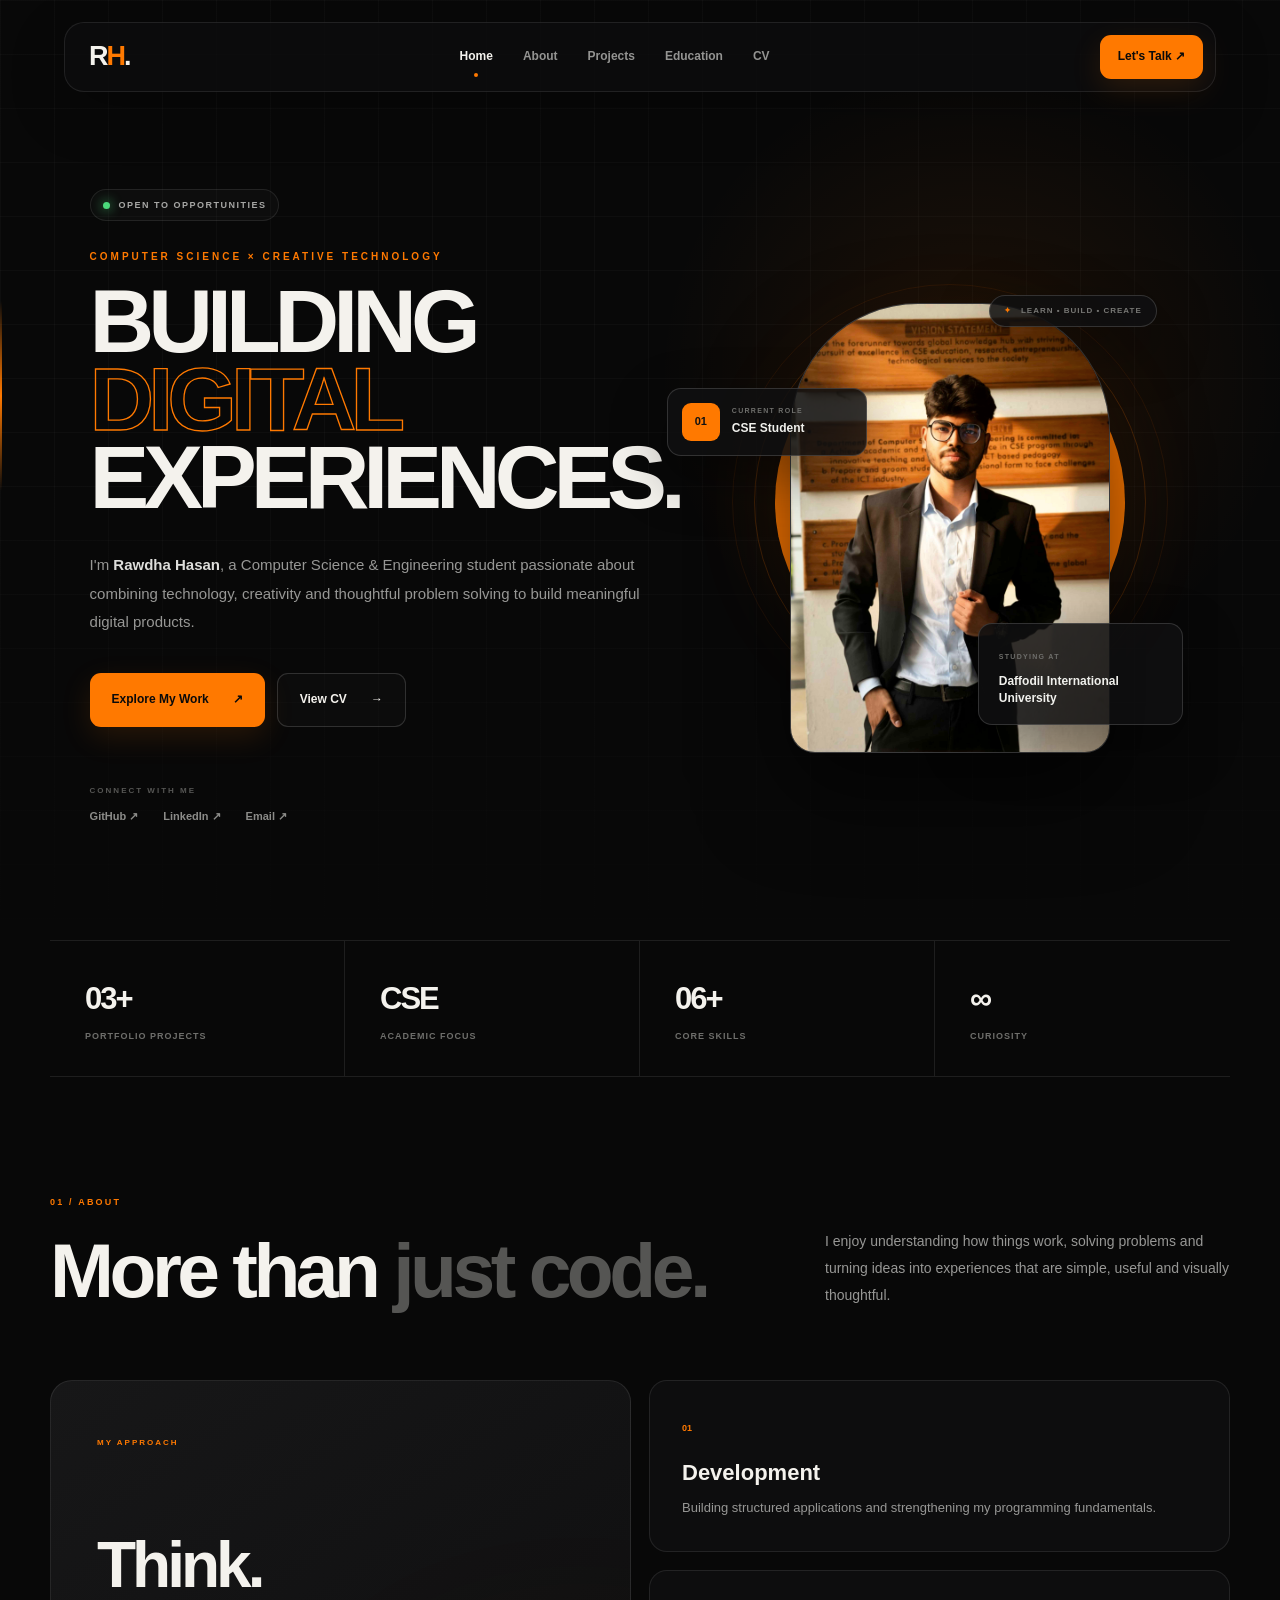
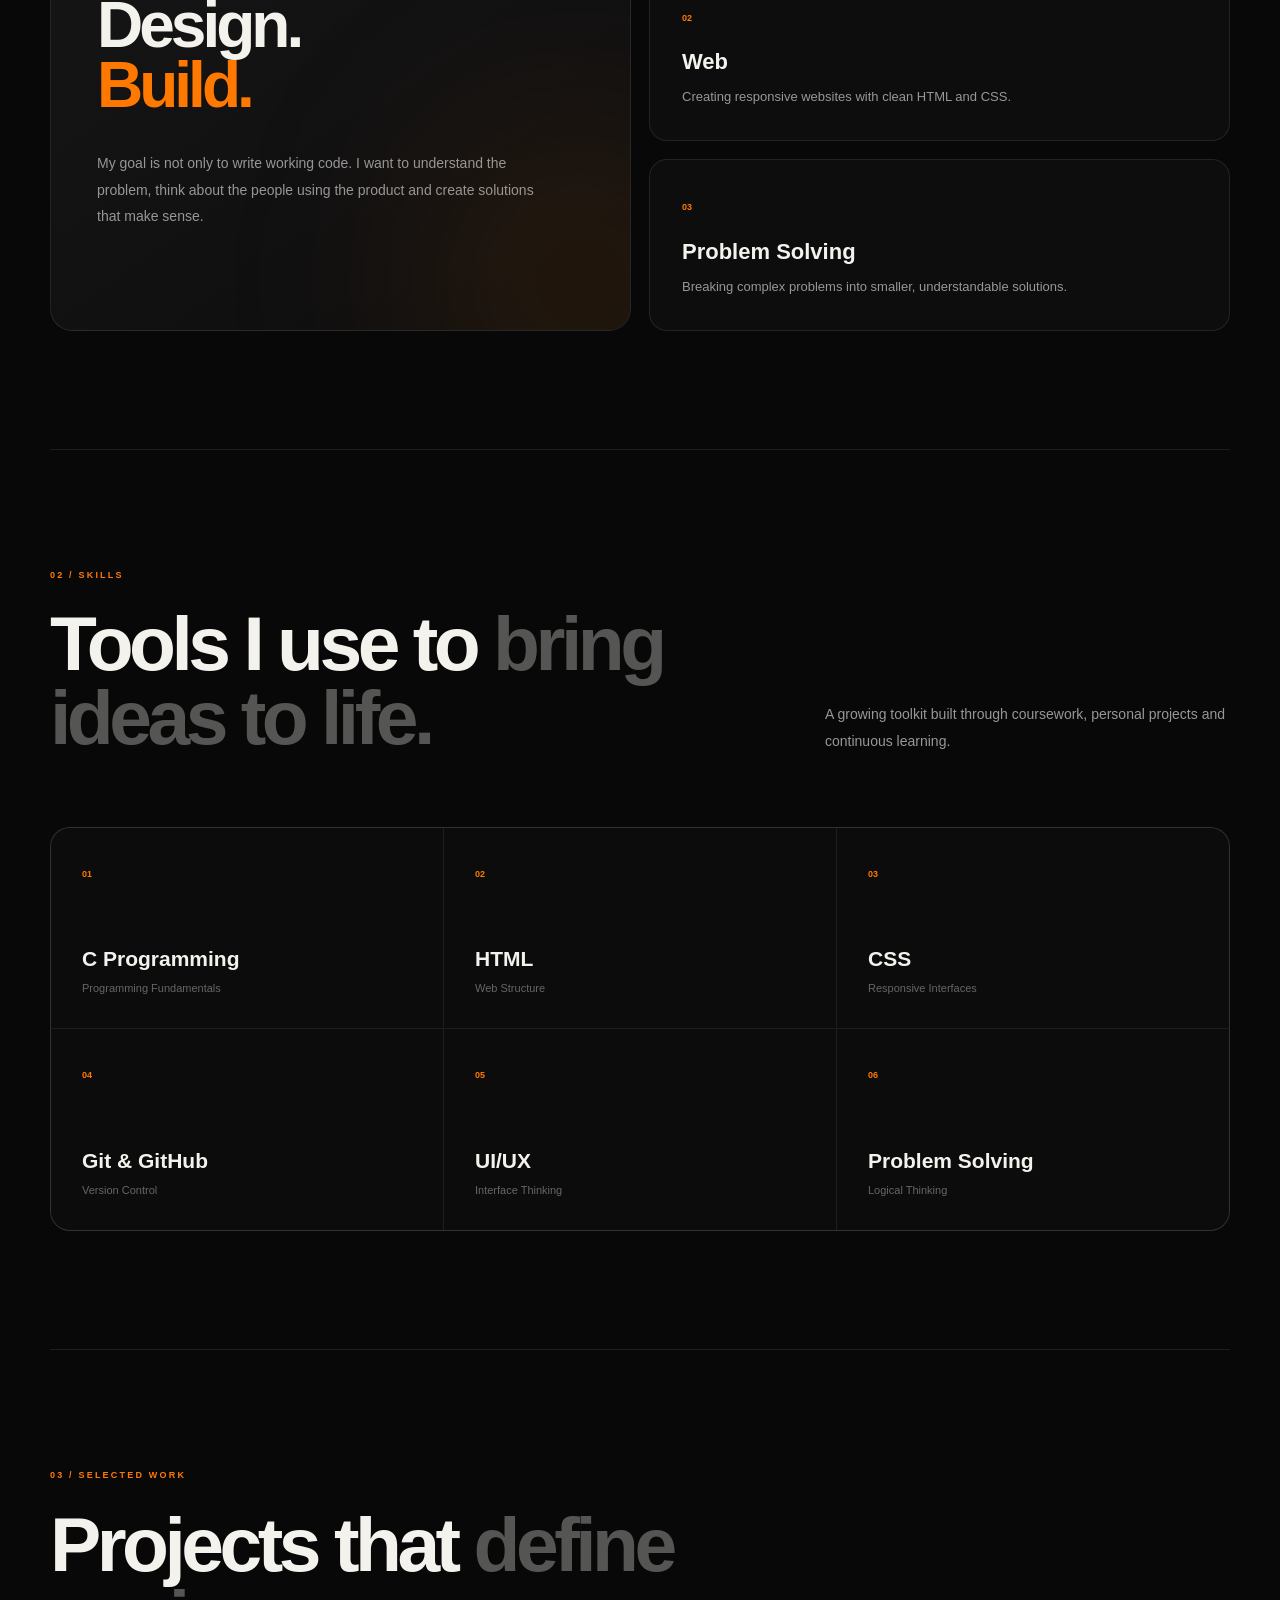
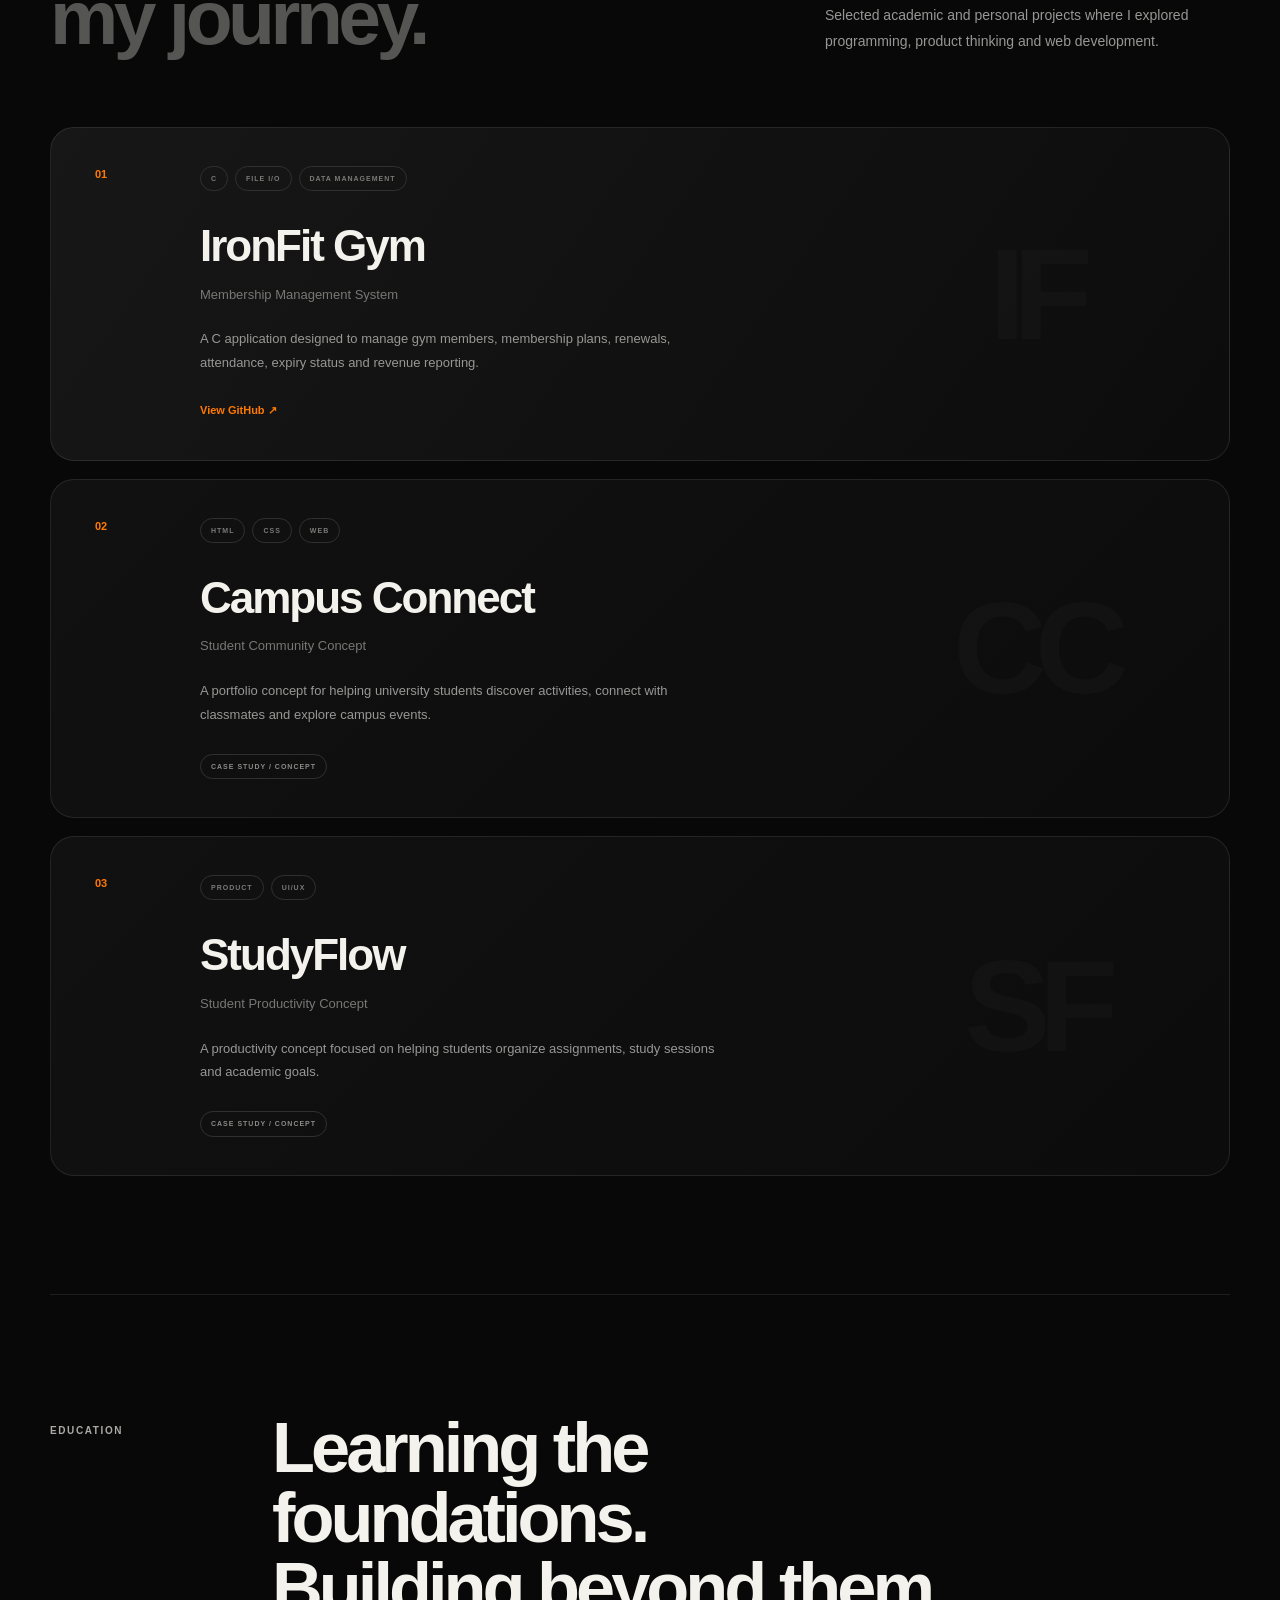
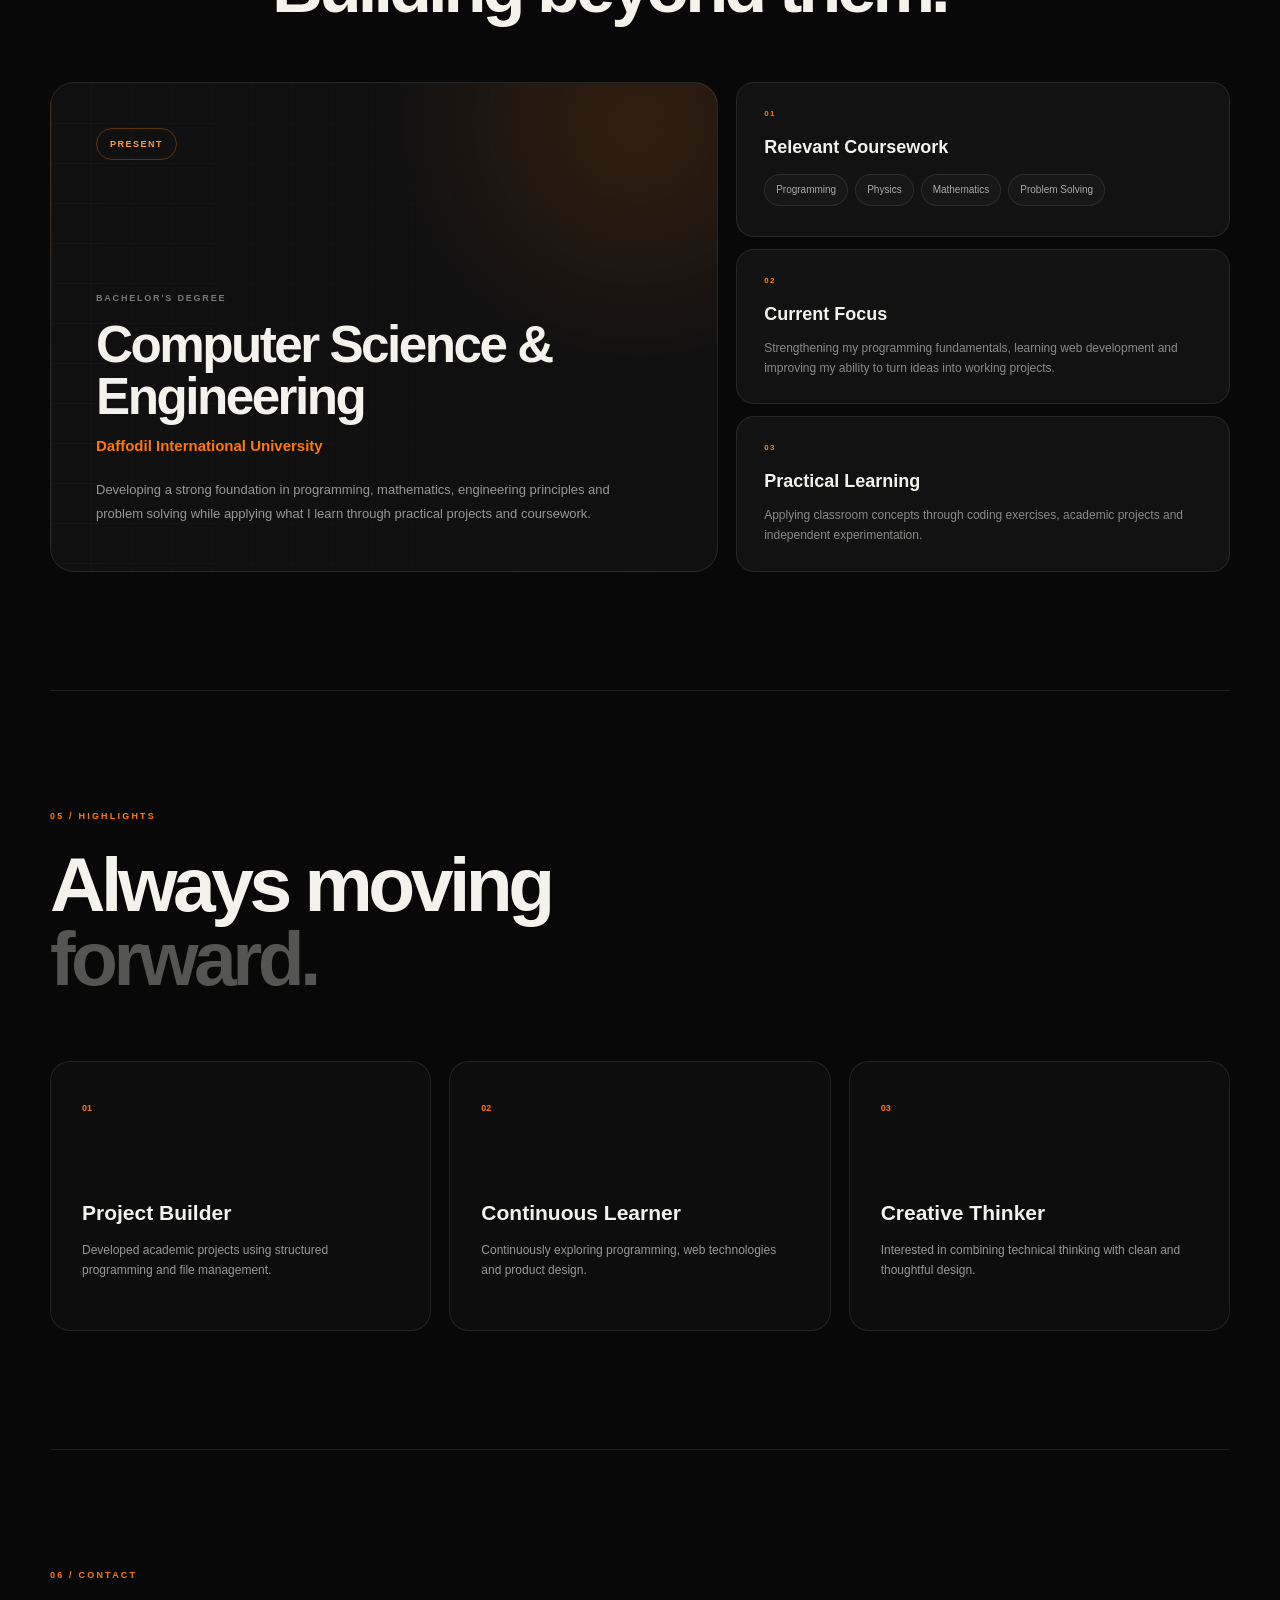
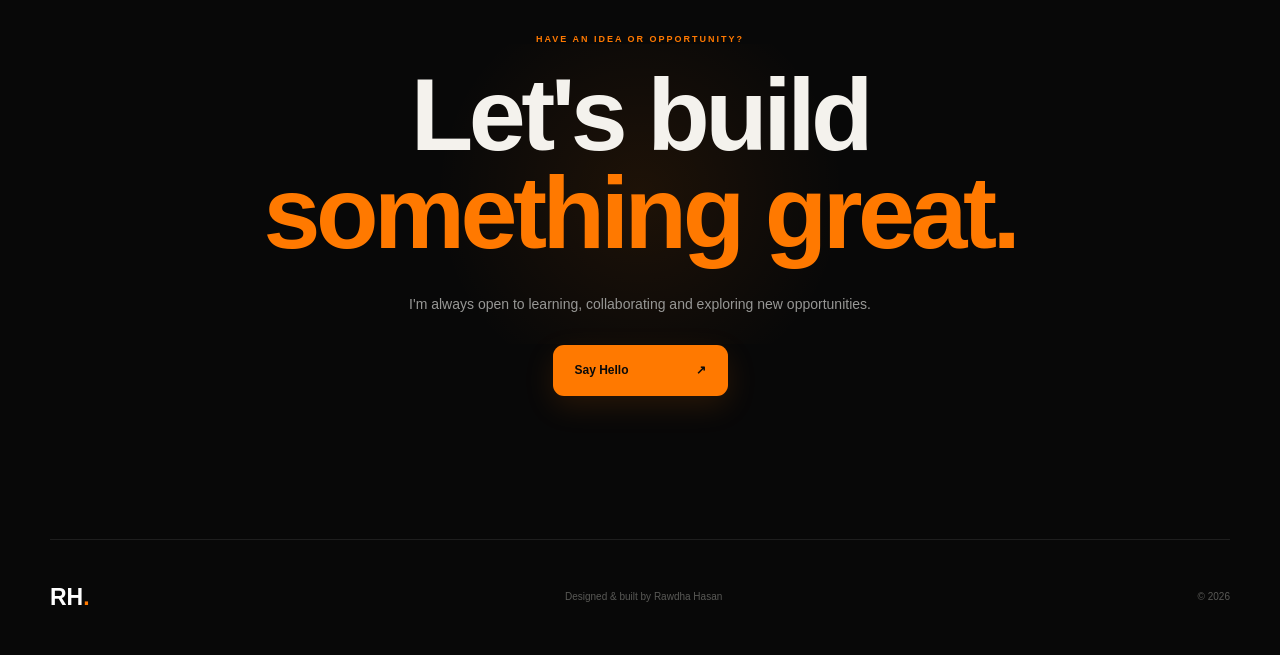
<file: index.html>
<!doctype html>
<html lang="en">
  <head>
    <meta charset="UTF-8" />
    <meta name="viewport" content="width=device-width, initial-scale=1.0" />

    <title>Rawdha Hasan | Portfolio</title>
    <meta
      name="description"
      content="Portfolio of Rawdha Hasan, Computer Science and Engineering student."
    />

    <link rel="stylesheet" href="style.css" />
  </head>

  <body>
    <!-- =========================
         NAVIGATION
    ========================== -->

    <header class="header">
      <nav class="navbar">
        <a href="#home" class="logo"> R<span>H</span>. </a>

        <div class="nav-links">
          <a href="#home" class="active">Home</a>
          <a href="#about">About</a>
          <a href="#projects">Projects</a>
          <a href="#education">Education</a>
          <a href="cv.html">CV</a>
        </div>

        <a href="#contact" class="nav-button"> Let's Talk ↗ </a>
      </nav>
    </header>

    <main>
      <!-- =========================
             HERO
        ========================== -->

      <section class="hero" id="home">
        <div class="hero-glow glow-one"></div>
        <div class="hero-glow glow-two"></div>

        <!-- LEFT SIDE -->

        <div class="hero-content">
          <div class="availability">
            <span></span>
            OPEN TO OPPORTUNITIES
          </div>

          <p class="eyebrow">COMPUTER SCIENCE × CREATIVE TECHNOLOGY</p>

          <h1>
            Building
            <span>digital</span>
            experiences.
          </h1>

          <p class="hero-description">
            I'm <strong>Rawdha Hasan</strong>, a Computer Science & Engineering
            student passionate about combining technology, creativity and
            thoughtful problem solving to build meaningful digital products.
          </p>

          <div class="hero-actions">
            <a href="#projects" class="button-primary">
              Explore My Work
              <span>↗</span>
            </a>

            <a href="cv.html" class="button-secondary">
              View CV
              <span>→</span>
            </a>
          </div>

          <div class="hero-socials">
            <p>CONNECT WITH ME</p>

            <div>
              <a
                href="https://github.com/Rawdhahasan"
                target="_blank"
                rel="noopener noreferrer"
                >GitHub ↗</a
              >
              <a
                href="https://www.linkedin.com/in/RawdhaHasan/"
                target="_blank"
                rel="noopener noreferrer"
              >
                LinkedIn ↗
              </a>
              <a href="mailto:rawdhahasan86@gmail.com">Email ↗</a>
            </div>
          </div>
        </div>

        <!-- RIGHT SIDE / PHOTO -->

        <div class="hero-visual">
          <div class="orange-circle"></div>

          <div class="photo-frame">
            <img src="images/profile.jpg" alt="Portrait of Rawdha Hasan" />
          </div>

          <div class="floating-card student-card">
            <div class="card-icon">01</div>

            <div>
              <span>CURRENT ROLE</span>
              <strong>CSE Student</strong>
            </div>
          </div>

          <div class="floating-card university-card">
            <span>STUDYING AT</span>

            <strong>
              Daffodil International
              <br />
              University
            </strong>
          </div>

          <div class="floating-tag">
            <span>✦</span>
            LEARN • BUILD • CREATE
          </div>
        </div>
      </section>

      <!-- =========================
             QUICK STATS
        ========================== -->

      <section class="stats">
        <div class="stat">
          <strong>03+</strong>
          <span>Portfolio Projects</span>
        </div>

        <div class="stat">
          <strong>CSE</strong>
          <span>Academic Focus</span>
        </div>

        <div class="stat">
          <strong>06+</strong>
          <span>Core Skills</span>
        </div>

        <div class="stat">
          <strong>∞</strong>
          <span>Curiosity</span>
        </div>
      </section>

      <!-- =========================
             ABOUT
        ========================== -->

      <section class="about section" id="about">
        <div class="section-heading">
          <div>
            <p class="section-number">01 / ABOUT</p>

            <h2>
              More than
              <span>just code.</span>
            </h2>
          </div>

          <p>
            I enjoy understanding how things work, solving problems and turning
            ideas into experiences that are simple, useful and visually
            thoughtful.
          </p>
        </div>

        <div class="about-grid">
          <div class="about-large-card">
            <span class="card-label"> MY APPROACH </span>

            <h3>
              Think.
              <br />
              Design.
              <br />
              <span>Build.</span>
            </h3>

            <p>
              My goal is not only to write working code. I want to understand
              the problem, think about the people using the product and create
              solutions that make sense.
            </p>
          </div>

          <div class="about-side">
            <div class="info-card">
              <span>01</span>

              <h3>Development</h3>

              <p>
                Building structured applications and strengthening my
                programming fundamentals.
              </p>
            </div>

            <div class="info-card">
              <span>02</span>

              <h3>Web</h3>

              <p>Creating responsive websites with clean HTML and CSS.</p>
            </div>

            <div class="info-card">
              <span>03</span>

              <h3>Problem Solving</h3>

              <p>
                Breaking complex problems into smaller, understandable
                solutions.
              </p>
            </div>
          </div>
        </div>
      </section>

      <!-- =========================
             SKILLS
        ========================== -->

      <section class="skills-section section">
        <p class="section-number">02 / SKILLS</p>

        <div class="skills-heading">
          <h2>
            Tools I use to
            <span>bring ideas to life.</span>
          </h2>

          <p>
            A growing toolkit built through coursework, personal projects and
            continuous learning.
          </p>
        </div>

        <div class="skill-grid">
          <div class="skill-card">
            <span>01</span>
            <h3>C Programming</h3>
            <p>Programming Fundamentals</p>
          </div>

          <div class="skill-card">
            <span>02</span>
            <h3>HTML</h3>
            <p>Web Structure</p>
          </div>

          <div class="skill-card">
            <span>03</span>
            <h3>CSS</h3>
            <p>Responsive Interfaces</p>
          </div>

          <div class="skill-card">
            <span>04</span>
            <h3>Git & GitHub</h3>
            <p>Version Control</p>
          </div>

          <div class="skill-card">
            <span>05</span>
            <h3>UI/UX</h3>
            <p>Interface Thinking</p>
          </div>

          <div class="skill-card">
            <span>06</span>
            <h3>Problem Solving</h3>
            <p>Logical Thinking</p>
          </div>
        </div>
      </section>

      <!-- =========================
             PROJECTS
        ========================== -->

      <section class="projects section" id="projects">
        <div class="projects-header">
          <div>
            <p class="section-number">03 / SELECTED WORK</p>

            <h2>
              Projects that
              <span>define my journey.</span>
            </h2>
          </div>

          <p>
            Selected academic and personal projects where I explored
            programming, product thinking and web development.
          </p>
        </div>

        <div class="project-list">
          <!-- PROJECT 1 -->

          <article class="project featured-project">
            <div class="project-number">01</div>

            <div class="project-content">
              <div class="project-tags">
                <span>C</span>
                <span>FILE I/O</span>
                <span>DATA MANAGEMENT</span>
              </div>

              <h3>IronFit Gym</h3>

              <h4>Membership Management System</h4>

              <p>
                A C application designed to manage gym members, membership
                plans, renewals, attendance, expiry status and revenue
                reporting.
              </p>

              <a
                href="https://github.com/Rawdhahasan"
                target="_blank"
                rel="noopener noreferrer"
                >View GitHub ↗</a
              >
            </div>

            <div class="project-decoration">IF</div>
          </article>

          <!-- PROJECT 2 -->

          <article class="project">
            <div class="project-number">02</div>

            <div class="project-content">
              <div class="project-tags">
                <span>HTML</span>
                <span>CSS</span>
                <span>WEB</span>
              </div>

              <h3>Campus Connect</h3>

              <h4>Student Community Concept</h4>

              <p>
                A portfolio concept for helping university students discover
                activities, connect with classmates and explore campus events.
              </p>

              <span class="project-status">CASE STUDY / CONCEPT</span>
            </div>

            <div class="project-decoration">CC</div>
          </article>

          <!-- PROJECT 3 -->

          <article class="project">
            <div class="project-number">03</div>

            <div class="project-content">
              <div class="project-tags">
                <span>PRODUCT</span>
                <span>UI/UX</span>
              </div>

              <h3>StudyFlow</h3>

              <h4>Student Productivity Concept</h4>

              <p>
                A productivity concept focused on helping students organize
                assignments, study sessions and academic goals.
              </p>

              <span class="project-status">CASE STUDY / CONCEPT</span>
            </div>

            <div class="project-decoration">SF</div>
          </article>
        </div>
      </section>

      <!-- EDUCATION -->

      <section class="education section" id="education">
        <div class="section-heading">
          <span>EDUCATION</span>
          <h2>Learning the foundations.<br />Building beyond them.</h2>
        </div>

        <div class="education-wrapper">
          <!-- MAIN EDUCATION -->

          <div class="education-main">
            <div class="education-year">PRESENT</div>

            <div class="education-info">
              <span class="education-type"> BACHELOR'S DEGREE </span>

              <h3>Computer Science & Engineering</h3>

              <h4>Daffodil International University</h4>

              <p>
                Developing a strong foundation in programming, mathematics,
                engineering principles and problem solving while applying what I
                learn through practical projects and coursework.
              </p>
            </div>
          </div>

          <!-- EDUCATION DETAILS -->

          <div class="education-details">
            <div class="education-detail-card">
              <span>01</span>

              <h4>Relevant Coursework</h4>

              <div class="education-tags">
                <span>Programming</span>
                <span>Physics</span>
                <span>Mathematics</span>
                <span>Problem Solving</span>
              </div>
            </div>

            <div class="education-detail-card">
              <span>02</span>

              <h4>Current Focus</h4>

              <p>
                Strengthening my programming fundamentals, learning web
                development and improving my ability to turn ideas into working
                projects.
              </p>
            </div>

            <div class="education-detail-card">
              <span>03</span>

              <h4>Practical Learning</h4>

              <p>
                Applying classroom concepts through coding exercises, academic
                projects and independent experimentation.
              </p>
            </div>
          </div>
        </div>
      </section>

      <!-- =========================
             ACHIEVEMENTS
        ========================== -->

      <section class="achievements section">
        <p class="section-number">05 / HIGHLIGHTS</p>

        <h2>
          Always moving
          <span>forward.</span>
        </h2>

        <div class="achievement-grid">
          <div>
            <span>01</span>
            <h3>Project Builder</h3>
            <p>
              Developed academic projects using structured programming and file
              management.
            </p>
          </div>

          <div>
            <span>02</span>
            <h3>Continuous Learner</h3>
            <p>
              Continuously exploring programming, web technologies and product
              design.
            </p>
          </div>

          <div>
            <span>03</span>
            <h3>Creative Thinker</h3>
            <p>
              Interested in combining technical thinking with clean and
              thoughtful design.
            </p>
          </div>
        </div>
      </section>

      <!-- =========================
             CONTACT
        ========================== -->

      <section class="contact section" id="contact">
        <p class="section-number">06 / CONTACT</p>

        <div class="contact-content">
          <p class="contact-small">HAVE AN IDEA OR OPPORTUNITY?</p>

          <h2>
            Let's build
            <span>something great.</span>
          </h2>

          <p class="contact-description">
            I'm always open to learning, collaborating and exploring new
            opportunities.
          </p>

          <a href="mailto:rawdhahasan86@gmail.com" class="contact-button">
            Say Hello
            <span>↗</span>
          </a>
        </div>
      </section>
    </main>

    <!-- =========================
         FOOTER
    ========================== -->

    <footer>
      <div class="footer-logo">RH<span>.</span></div>

      <p>Designed & built by Rawdha Hasan</p>

      <p>© 2026</p>
    </footer>
  </body>
</html>
</file>
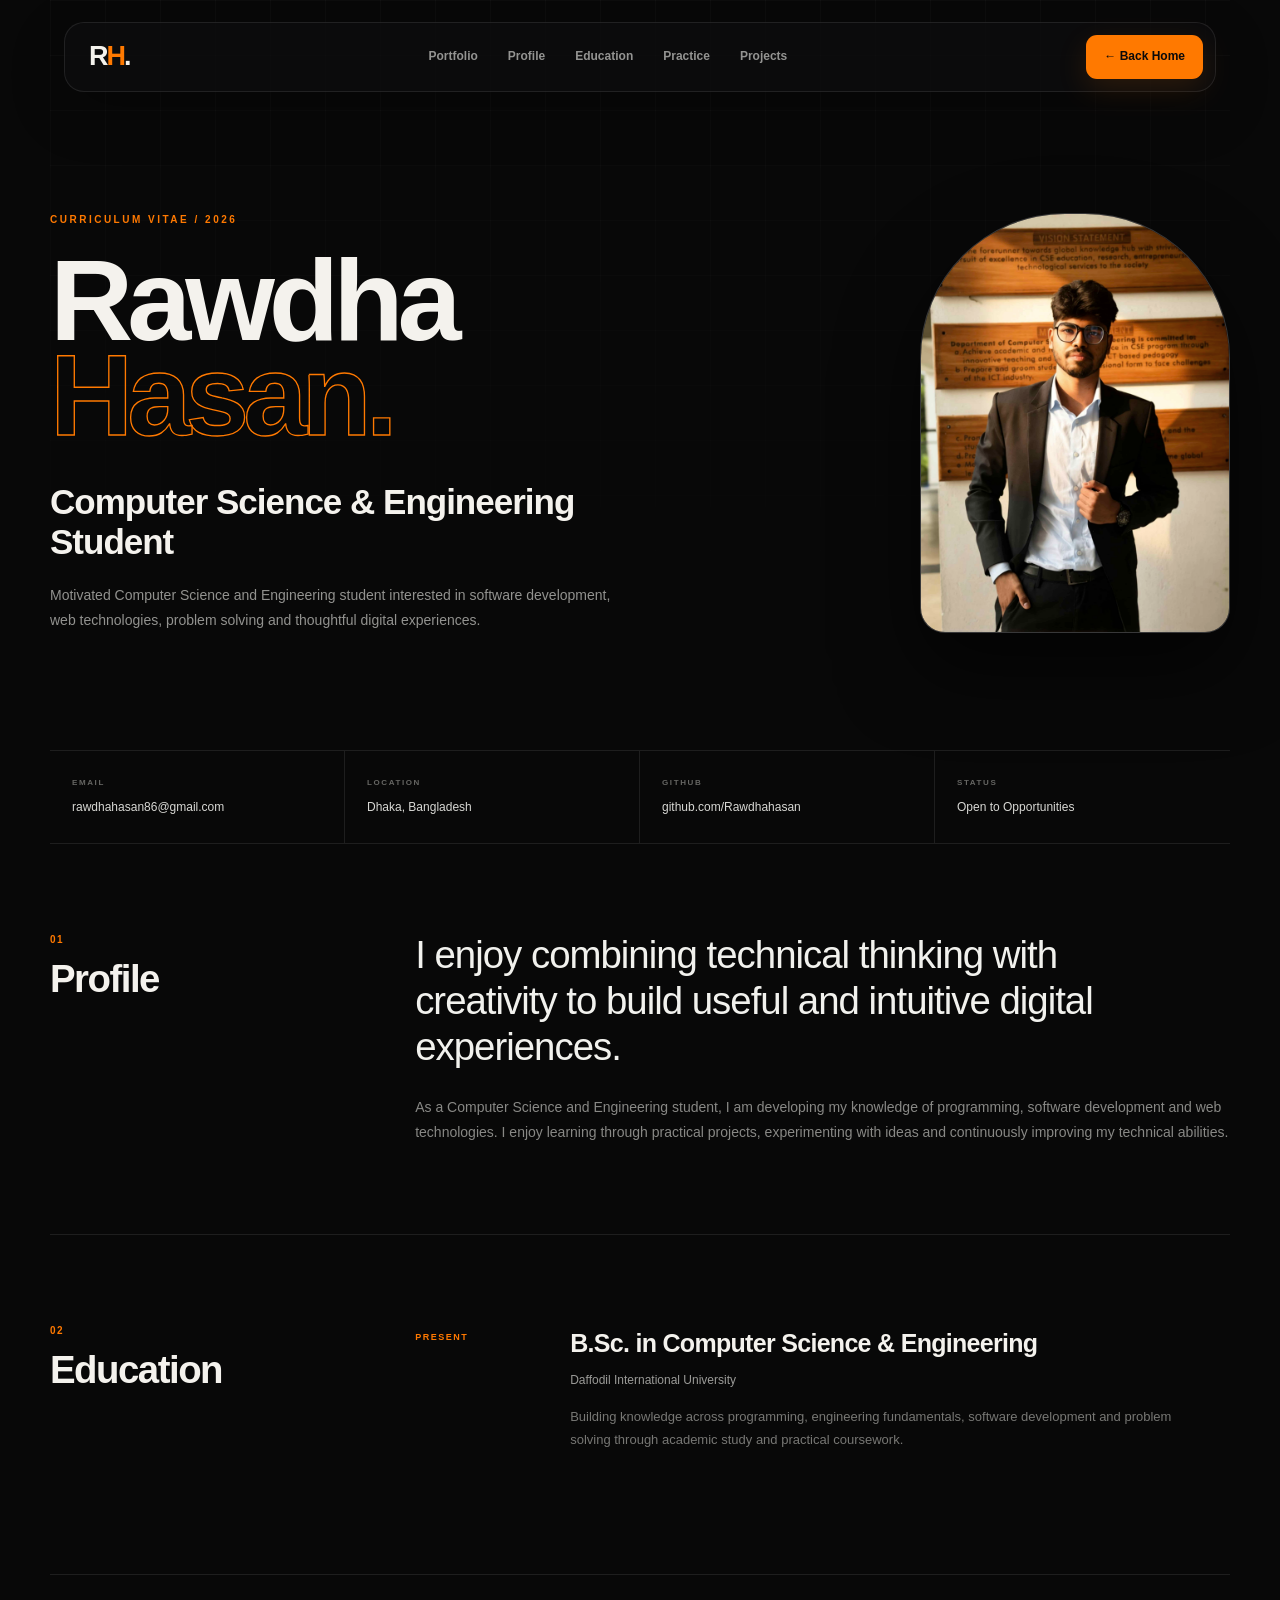
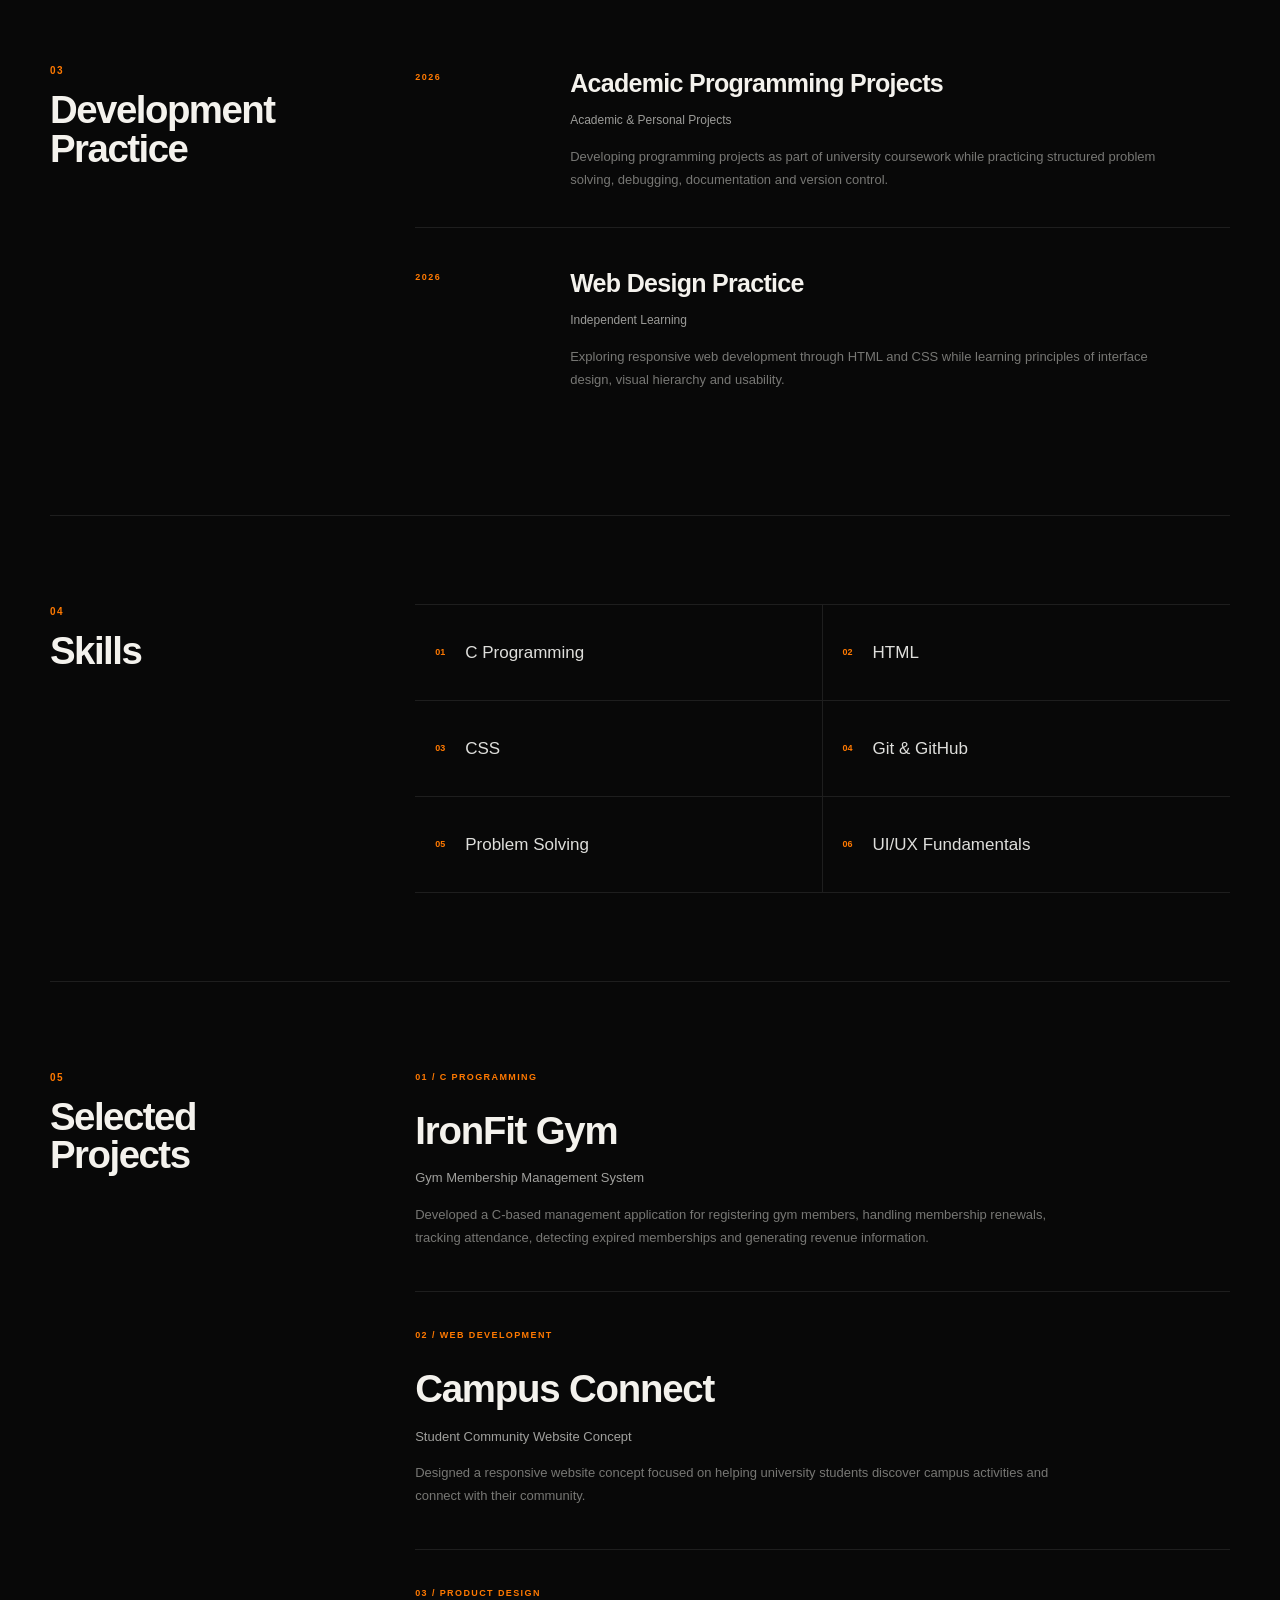
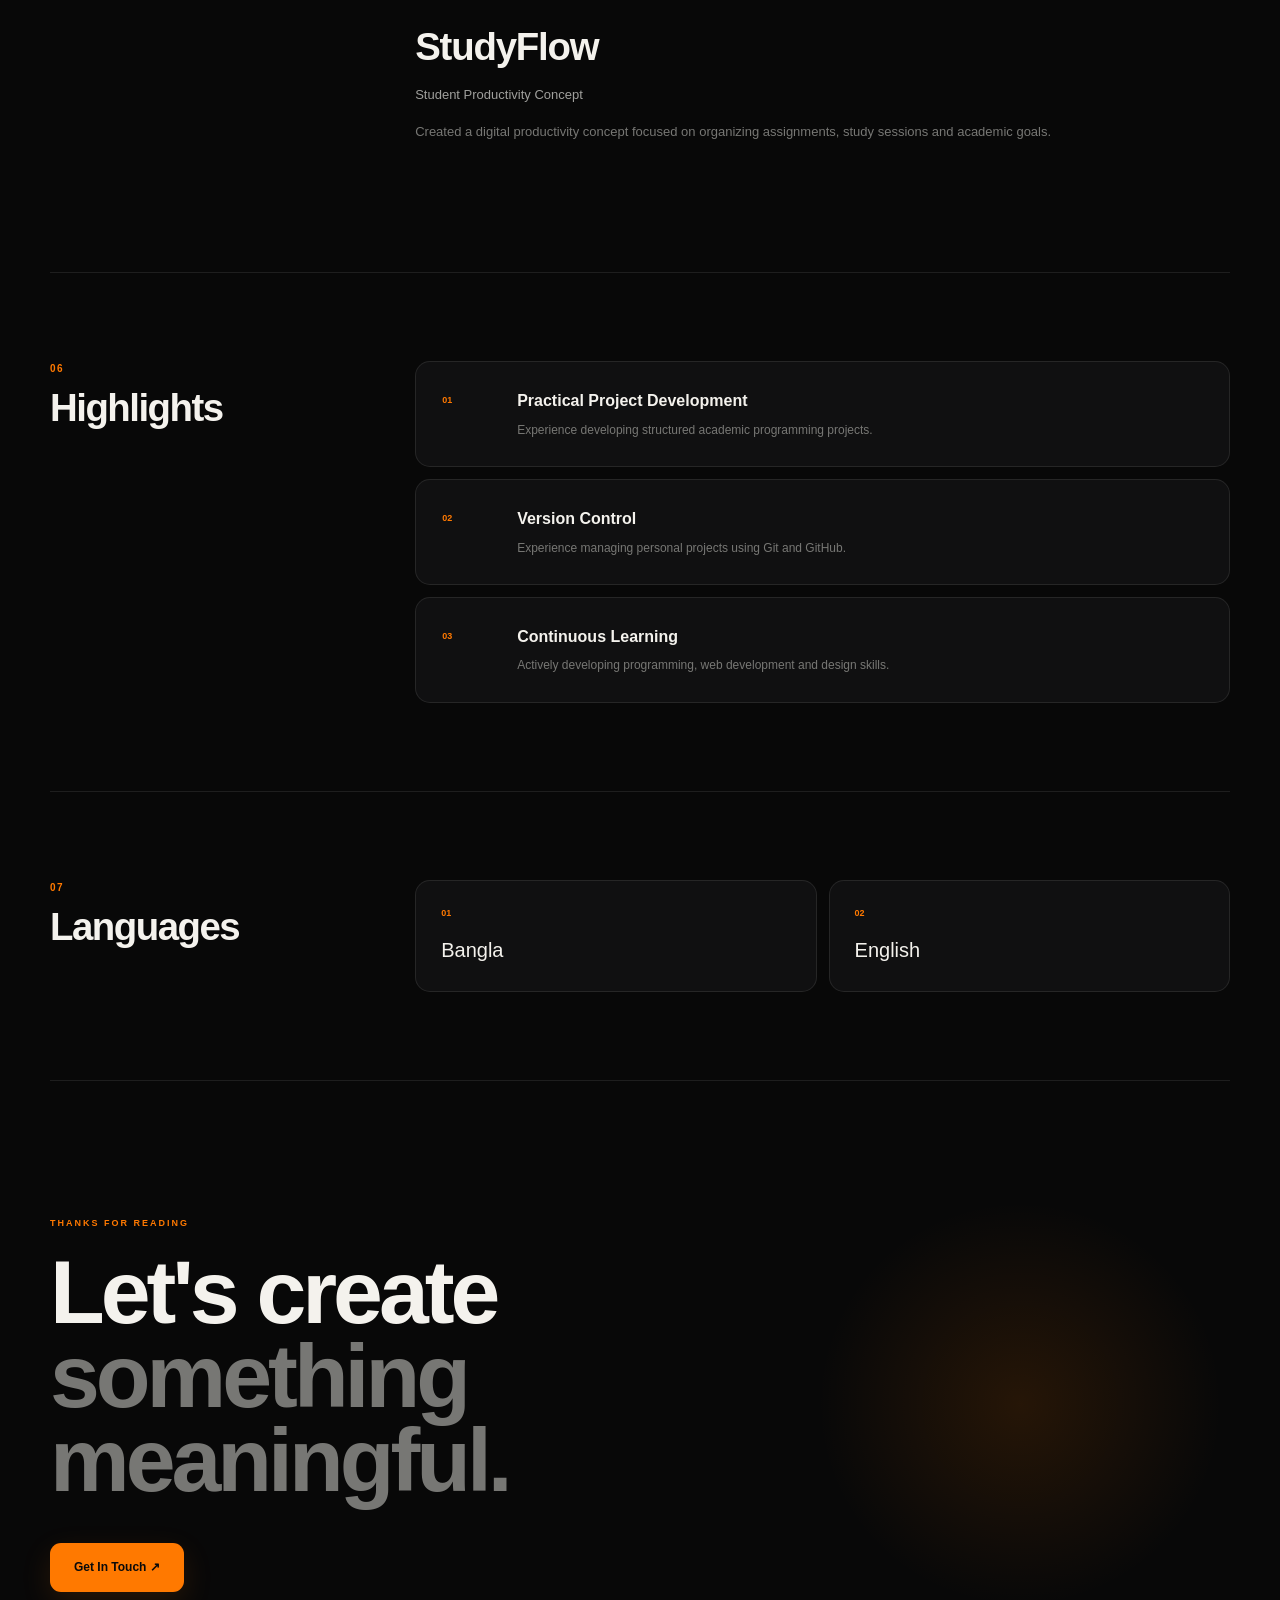
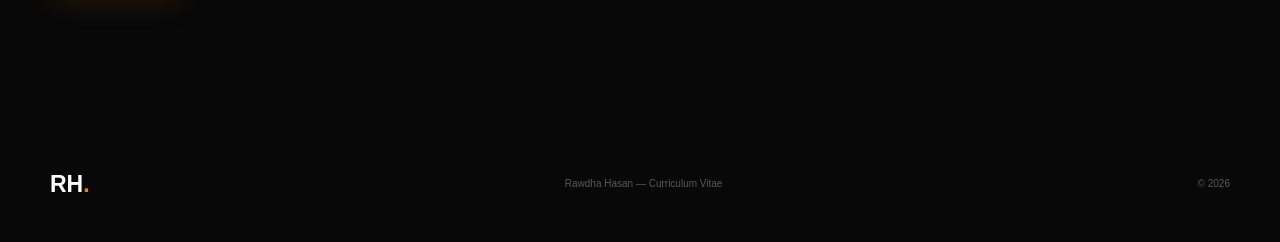
<file: cv.html>
<!DOCTYPE html>
<html lang="en">

<head>
    <meta charset="UTF-8">
    <meta name="viewport" content="width=device-width, initial-scale=1.0">

    <title>Rawdha Hasan | CV</title>

    <link rel="stylesheet" href="style.css">
</head>

<body class="cv-page">

    <!-- NAVIGATION -->

    <header class="header">
        <nav class="navbar">

            <a href="index.html" class="logo">
                R<span>H</span>.
            </a>

            <div class="nav-links">
                <a href="index.html">Portfolio</a>
                <a href="#profile">Profile</a>
                <a href="#education-cv">Education</a>
                <a href="#experience">Practice</a>
                <a href="#cv-projects">Projects</a>
            </div>

            <a href="index.html" class="nav-button">
                ← Back Home
            </a>

        </nav>
    </header>


    <main class="cv-container">

        <!-- CV HERO -->

        <section class="cv-hero">

            <div class="cv-hero-left">

                <p class="cv-label">
                    CURRICULUM VITAE / 2026
                </p>

                <h1>
                    Rawdha
                    <span>Hasan.</span>
                </h1>

                <h2>
                    Computer Science &
                    Engineering Student
                </h2>

                <p>
                    Motivated Computer Science and Engineering student
                    interested in software development, web technologies,
                    problem solving and thoughtful digital experiences.
                </p>

            </div>


            <div class="cv-profile-photo">

                <img
                    src="images/profile.jpg"
                    alt="Rawdha Hasan">

            </div>

        </section>


        <!-- CONTACT STRIP -->

        <section class="cv-contact-strip">

            <div>
                <span>EMAIL</span>
                <p><a href="mailto:rawdhahasan86@gmail.com">rawdhahasan86@gmail.com</a></p>
            </div>

            <div>
                <span>LOCATION</span>
                <p>Dhaka, Bangladesh</p>
            </div>

            <div>
                <span>GITHUB</span>
                <p><a href="https://github.com/Rawdhahasan" target="_blank" rel="noopener noreferrer">github.com/Rawdhahasan</a></p>
            </div>

            <div>
                <span>STATUS</span>
                <p>Open to Opportunities</p>
            </div>

        </section>


        <!-- PROFILE -->

        <section class="cv-section" id="profile">

            <div class="cv-section-title">

                <span>01</span>

                <h2>
                    Profile
                </h2>

            </div>


            <div class="cv-section-content">

                <p class="cv-large-text">
                    I enjoy combining technical thinking with
                    creativity to build useful and intuitive
                    digital experiences.
                </p>

                <p>
                    As a Computer Science and Engineering student,
                    I am developing my knowledge of programming,
                    software development and web technologies.
                    I enjoy learning through practical projects,
                    experimenting with ideas and continuously
                    improving my technical abilities.
                </p>

            </div>

        </section>


        <!-- EDUCATION -->

        <section class="cv-section" id="education-cv">

            <div class="cv-section-title">

                <span>02</span>

                <h2>
                    Education
                </h2>

            </div>


            <div class="cv-section-content">

                <article class="cv-entry">

                    <div class="cv-date">
                        PRESENT
                    </div>

                    <div>

                        <h3>
                            B.Sc. in Computer Science
                            & Engineering
                        </h3>

                        <h4>
                            Daffodil International University
                        </h4>

                        <p>
                            Building knowledge across programming,
                            engineering fundamentals, software
                            development and problem solving through
                            academic study and practical coursework.
                        </p>

                    </div>

                </article>

            </div>

        </section>


        <!-- EXPERIENCE -->

        <section class="cv-section" id="experience">

            <div class="cv-section-title">

                <span>03</span>

                <h2>
                    Development Practice
                </h2>

            </div>


            <div class="cv-section-content">

                <article class="cv-entry">

                    <div class="cv-date">
                        2026
                    </div>

                    <div>

                        <h3>
                            Academic Programming Projects
                        </h3>

                        <h4>
                            Academic & Personal Projects
                        </h4>

                        <p>
                            Developing programming projects as part
                            of university coursework while practicing
                            structured problem solving, debugging,
                            documentation and version control.
                        </p>

                    </div>

                </article>


                <article class="cv-entry">

                    <div class="cv-date">
                        2026
                    </div>

                    <div>

                        <h3>
                            Web Design Practice
                        </h3>

                        <h4>
                            Independent Learning
                        </h4>

                        <p>
                            Exploring responsive web development
                            through HTML and CSS while learning
                            principles of interface design,
                            visual hierarchy and usability.
                        </p>

                    </div>

                </article>

            </div>

        </section>


        <!-- SKILLS -->

        <section class="cv-section">

            <div class="cv-section-title">

                <span>04</span>

                <h2>
                    Skills
                </h2>

            </div>


            <div class="cv-section-content">

                <div class="cv-skills">

                    <div>
                        <span>01</span>
                        <strong>C Programming</strong>
                    </div>

                    <div>
                        <span>02</span>
                        <strong>HTML</strong>
                    </div>

                    <div>
                        <span>03</span>
                        <strong>CSS</strong>
                    </div>

                    <div>
                        <span>04</span>
                        <strong>Git & GitHub</strong>
                    </div>

                    <div>
                        <span>05</span>
                        <strong>Problem Solving</strong>
                    </div>

                    <div>
                        <span>06</span>
                        <strong>UI/UX Fundamentals</strong>
                    </div>

                </div>

            </div>

        </section>


        <!-- PROJECTS -->

        <section class="cv-section" id="cv-projects">

            <div class="cv-section-title">

                <span>05</span>

                <h2>
                    Selected
                    Projects
                </h2>

            </div>


            <div class="cv-section-content">

                <article class="cv-project">

                    <span>01 / C PROGRAMMING</span>

                    <h3>
                        IronFit Gym
                    </h3>

                    <h4>
                        Gym Membership Management System
                    </h4>

                    <p>
                        Developed a C-based management application
                        for registering gym members, handling
                        membership renewals, tracking attendance,
                        detecting expired memberships and generating
                        revenue information.
                    </p>

                </article>


                <article class="cv-project">

                    <span>02 / WEB DEVELOPMENT</span>

                    <h3>
                        Campus Connect
                    </h3>

                    <h4>
                        Student Community Website Concept
                    </h4>

                    <p>
                        Designed a responsive website concept
                        focused on helping university students
                        discover campus activities and connect
                        with their community.
                    </p>

                </article>


                <article class="cv-project">

                    <span>03 / PRODUCT DESIGN</span>

                    <h3>
                        StudyFlow
                    </h3>

                    <h4>
                        Student Productivity Concept
                    </h4>

                    <p>
                        Created a digital productivity concept
                        focused on organizing assignments,
                        study sessions and academic goals.
                    </p>

                </article>

            </div>

        </section>


        <!-- ACHIEVEMENTS -->

        <section class="cv-section">

            <div class="cv-section-title">

                <span>06</span>

                <h2>
                    Highlights
                </h2>

            </div>


            <div class="cv-section-content">

                <div class="cv-highlights">

                    <article>
                        <span>01</span>

                        <div>
                            <h3>Practical Project Development</h3>

                            <p>
                                Experience developing structured
                                academic programming projects.
                            </p>
                        </div>
                    </article>


                    <article>
                        <span>02</span>

                        <div>
                            <h3>Version Control</h3>

                            <p>
                                Experience managing personal
                                projects using Git and GitHub.
                            </p>
                        </div>
                    </article>


                    <article>
                        <span>03</span>

                        <div>
                            <h3>Continuous Learning</h3>

                            <p>
                                Actively developing programming,
                                web development and design skills.
                            </p>
                        </div>
                    </article>

                </div>

            </div>

        </section>


        <!-- LANGUAGES -->

        <section class="cv-section">

            <div class="cv-section-title">

                <span>07</span>

                <h2>
                    Languages
                </h2>

            </div>


            <div class="cv-section-content">

                <div class="language-row">

                    <div>
                        <span>01</span>
                        <strong>Bangla</strong>
                    </div>

                    <div>
                        <span>02</span>
                        <strong>English</strong>
                    </div>

                </div>

            </div>

        </section>


        <!-- FINAL -->

        <section class="cv-ending">

            <p>
                THANKS FOR READING
            </p>

            <h2>
                Let's create
                <span>something meaningful.</span>
            </h2>

            <a href="mailto:rawdhahasan86@gmail.com">
                Get In Touch ↗
            </a>

        </section>

    </main>


    <footer>

        <div class="footer-logo">
            RH<span>.</span>
        </div>

        <p>
            Rawdha Hasan — Curriculum Vitae
        </p>

        <p>
            © 2026
        </p>

    </footer>

</body>

</html>
</file>
<file: style.css>
/* =========================================================
   RAWDHA HASAN — PREMIUM PORTFOLIO / CV
   Clean final stylesheet — HTML + CSS only
   ========================================================= */

* {
  margin: 0;
  padding: 0;
  box-sizing: border-box;
}
html {
  scroll-behavior: auto;
}

:root {
  --bg: #080808;
  --surface: #0d0d0e;
  --surface-2: #121213;
  --surface-3: #171718;
  --text: #f4f2ed;
  --muted: #979795;
  --dim: #626260;
  --orange: #ff7900;
  --orange-2: #ff9a3d;
  --line: rgba(255, 255, 255, 0.09);
  --line-strong: rgba(255, 255, 255, 0.15);
  --max: 1180px;
  --radius: 22px;
  --ease: cubic-bezier(0.2, 0.7, 0.2, 1);
}
body {
  font-family: Arial, Helvetica, sans-serif;
  background: var(--bg);
  color: var(--text);
  line-height: 1.6;
  overflow-x: hidden;
  -webkit-font-smoothing: antialiased;
}
a {
  text-decoration: none;
  color: inherit;
}
img {
  max-width: 100%;
  display: block;
}
::selection {
  background: var(--orange);
  color: #090909;
}

/* NAV */
.header {
  width: 100%;
  padding: 22px 5%;
  position: fixed;
  inset: 0 0 auto;
  z-index: 100;
}
.navbar {
  max-width: var(--max);
  min-height: 70px;
  margin: auto;
  padding: 0 12px 0 24px;
  display: flex;
  align-items: center;
  justify-content: space-between;
  background: rgba(13, 13, 14, 0.72);
  border: 1px solid var(--line);
  border-radius: 20px;
  backdrop-filter: blur(22px);
  box-shadow: 0 18px 55px rgba(0, 0, 0, 0.24);
}
.logo {
  font-size: 27px;
  font-weight: 900;
  letter-spacing: -2px;
}
.logo span,
.footer-logo span {
  color: var(--orange);
}
.nav-links {
  display: flex;
  align-items: center;
  gap: 30px;
}
.nav-links a {
  position: relative;
  color: #949492;
  font-size: 12px;
  font-weight: 700;
  transition: 0.25s;
}
.nav-links a:hover,
.nav-links .active {
  color: var(--text);
}
.nav-links .active:after {
  content: "";
  position: absolute;
  width: 4px;
  height: 4px;
  border-radius: 50%;
  background: var(--orange);
  left: 50%;
  bottom: -10px;
  transform: translateX(-50%);
}
.nav-button,
.button-primary,
.contact-button,
.cv-ending a {
  background: var(--orange);
  color: #0a0a0a;
  font-weight: 800;
  box-shadow: 0 10px 30px rgba(255, 121, 0, 0.13);
  transition:
    transform 0.3s var(--ease),
    background 0.3s;
}
.nav-button {
  padding: 12px 18px;
  border-radius: 11px;
  font-size: 12px;
}
.nav-button:hover,
.button-primary:hover,
.contact-button:hover,
.cv-ending a:hover {
  background: var(--orange-2);
  transform: translateY(-3px);
}

/* GLOBAL */
.section,
.stats,
footer {
  max-width: var(--max);
  margin: auto;
}
.section {
  padding: 118px 0;
  border-bottom: 1px solid var(--line);
}
.section-number {
  margin-bottom: 25px;
  color: var(--orange);
  font-size: 9px;
  font-weight: 900;
  letter-spacing: 2.2px;
}
.section h2 {
  font-size: clamp(48px, 6vw, 80px);
  line-height: 0.96;
  letter-spacing: -4.5px;
}
.section h2 span {
  color: #555553;
}
.section-heading,
.skills-heading,
.projects-header {
  display: grid;
  grid-template-columns: 1.25fr 0.75fr;
  gap: 100px;
  align-items: end;
  margin-bottom: 72px;
}
.section-heading > p,
.skills-heading p,
.projects-header > p {
  color: var(--muted);
  font-size: 14px;
  line-height: 1.9;
}

/* HERO */
.hero {
  min-height: 940px;
  position: relative;
  display: grid;
  grid-template-columns: 1.08fr 0.92fr;
  align-items: center;
  gap: 65px;
  max-width: 1400px;
  margin: auto;
  padding: 175px max(7%, calc((100% - 1180px) / 2)) 100px;
  overflow: hidden;
  background-image:
    linear-gradient(rgba(255, 255, 255, 0.022) 1px, transparent 1px),
    linear-gradient(90deg, rgba(255, 255, 255, 0.022) 1px, transparent 1px);
  background-size: 54px 54px;
}
.hero:before {
  content: "";
  position: absolute;
  inset: 0;
  background:
    radial-gradient(
      circle at 76% 40%,
      rgba(255, 121, 0, 0.09),
      transparent 28%
    ),
    linear-gradient(
      to bottom,
      rgba(8, 8, 8, 0.05),
      transparent 48%,
      var(--bg) 100%
    );
  pointer-events: none;
}
.hero:after {
  content: "";
  position: absolute;
  left: 0;
  top: 32%;
  width: 2px;
  height: 190px;
  background: linear-gradient(transparent, var(--orange), transparent);
}
.hero-glow {
  position: absolute;
  border-radius: 50%;
  filter: blur(150px);
  pointer-events: none;
}
.glow-one {
  width: 400px;
  height: 400px;
  background: rgba(255, 121, 0, 0.08);
  left: -180px;
  top: 250px;
}
.glow-two {
  width: 350px;
  height: 350px;
  background: rgba(255, 121, 0, 0.06);
  right: 0;
  bottom: 80px;
}
.hero-content {
  position: relative;
  z-index: 5;
}
.availability {
  width: max-content;
  display: flex;
  align-items: center;
  gap: 9px;
  padding: 8px 12px;
  margin-bottom: 28px;
  border: 1px solid var(--line);
  border-radius: 999px;
  background: rgba(255, 255, 255, 0.025);
  color: #a7a7a5;
  font-size: 9px;
  font-weight: 900;
  letter-spacing: 1.5px;
}
.availability span {
  width: 7px;
  height: 7px;
  border-radius: 50%;
  background: #4bd97b;
  box-shadow: 0 0 12px #4bd97b;
}
.eyebrow {
  margin-bottom: 18px;
  color: var(--orange);
  font-size: 10px;
  font-weight: 900;
  letter-spacing: 3px;
}
.hero h1 {
  max-width: 720px;
  margin-bottom: 34px;
  font-size: clamp(66px, 7vw, 106px);
  line-height: 0.87;
  letter-spacing: -6px;
  text-transform: uppercase;
}
.hero h1 span {
  display: block;
  color: transparent;
  -webkit-text-stroke: 1.35px var(--orange);
}
.hero-description {
  max-width: 590px;
  color: var(--muted);
  font-size: 15px;
  line-height: 1.9;
}
.hero-description strong {
  color: #dededb;
  font-weight: 600;
}
.hero-actions {
  display: flex;
  gap: 12px;
  margin-top: 36px;
}
.button-primary,
.button-secondary {
  min-height: 54px;
  padding: 0 22px;
  display: inline-flex;
  align-items: center;
  justify-content: center;
  gap: 24px;
  border-radius: 11px;
  font-size: 12px;
  font-weight: 800;
}
.button-secondary {
  border: 1px solid var(--line-strong);
  background: rgba(255, 255, 255, 0.02);
  transition: 0.3s var(--ease);
}
.button-secondary:hover {
  border-color: rgba(255, 121, 0, 0.55);
  color: var(--orange);
  transform: translateY(-3px);
}
.hero-socials {
  margin-top: 58px;
}
.hero-socials p {
  margin-bottom: 11px;
  color: #565654;
  font-size: 8px;
  font-weight: 900;
  letter-spacing: 2px;
}
.hero-socials div {
  display: flex;
  gap: 25px;
}
.hero-socials a {
  color: #8c8c89;
  font-size: 11px;
  font-weight: 700;
  transition: 0.2s;
}
.hero-socials a:hover {
  color: var(--orange);
}
.hero-visual {
  min-height: 570px;
  position: relative;
  z-index: 5;
  display: flex;
  align-items: center;
  justify-content: center;
}
.orange-circle {
  position: absolute;
  width: 350px;
  height: 350px;
  top: 104px;
  left: 50%;
  transform: translateX(-50%);
  border-radius: 50%;
  background: var(--orange);
  z-index: 1;
  box-shadow: 0 0 90px rgba(255, 121, 0, 0.11);
}
.orange-circle:before,
.orange-circle:after {
  content: "";
  position: absolute;
  border-radius: 50%;
  border: 1px solid rgba(255, 121, 0, 0.22);
}
.orange-circle:before {
  inset: -21px;
}
.orange-circle:after {
  inset: -43px;
  opacity: 0.4;
}
.photo-frame {
  width: 320px;
  height: 450px;
  position: relative;
  z-index: 3;
  overflow: hidden;
  margin-top: 40px;
  border-radius: 128px 128px 25px 25px;
  border: 1px solid var(--line-strong);
  background: #181819;
  box-shadow: 0 38px 90px rgba(0, 0, 0, 0.62);
}
.photo-frame img {
  width: 100%;
  height: 100%;
  object-fit: cover;
  object-position: 50% 32%;
  filter: contrast(1.05) saturate(0.94);
  transition: transform 0.55s var(--ease);
}
.photo-frame:hover img {
  transform: scale(1.025);
}
.floating-card,
.floating-tag {
  position: absolute;
  z-index: 10;
  background: rgba(16, 16, 17, 0.86);
  border: 1px solid var(--line-strong);
  backdrop-filter: blur(18px);
  box-shadow: 0 20px 55px rgba(0, 0, 0, 0.4);
}
.floating-card {
  border-radius: 14px;
}
.student-card {
  left: -78px;
  top: 165px;
  min-width: 200px;
  padding: 14px;
  display: flex;
  align-items: center;
  gap: 12px;
}
.card-icon {
  width: 38px;
  height: 38px;
  display: grid;
  place-items: center;
  border-radius: 9px;
  background: var(--orange);
  color: #111;
  font-size: 11px;
  font-weight: 900;
}
.student-card div:last-child {
  display: flex;
  flex-direction: column;
}
.floating-card span {
  color: #6e6e6b;
  font-size: 7px;
  font-weight: 900;
  letter-spacing: 1.3px;
}
.floating-card strong {
  margin-top: 3px;
  color: #f0f0ec;
  font-size: 12px;
}
.university-card {
  right: -28px;
  bottom: 68px;
  min-width: 205px;
  padding: 17px 20px;
}
.university-card strong {
  display: block;
  margin-top: 6px;
  line-height: 1.4;
}
.floating-tag {
  top: 72px;
  right: -2px;
  padding: 9px 14px;
  border-radius: 999px;
  color: #777774;
  font-size: 8px;
  font-weight: 900;
  letter-spacing: 1px;
}
.floating-tag span {
  color: var(--orange);
  margin-right: 6px;
}

/* STATS */
.stats {
  display: grid;
  grid-template-columns: repeat(4, 1fr);
  border-top: 1px solid var(--line);
  border-bottom: 1px solid var(--line);
}
.stat {
  min-height: 135px;
  padding: 25px 35px;
  display: flex;
  flex-direction: column;
  justify-content: center;
  border-right: 1px solid var(--line);
}
.stat:last-child {
  border-right: 0;
}
.stat strong {
  font-size: 31px;
  letter-spacing: -2px;
}
.stat span {
  margin-top: 5px;
  color: #6e6e6b;
  font-size: 9px;
  font-weight: 800;
  text-transform: uppercase;
  letter-spacing: 1px;
}

/* ABOUT */
.about-grid {
  display: grid;
  grid-template-columns: 1fr 1fr;
  gap: 18px;
}
.about-large-card {
  min-height: 550px;
  padding: 46px;
  position: relative;
  overflow: hidden;
  background: linear-gradient(145deg, #171718, #0d0d0e);
  border: 1px solid var(--line);
  border-radius: var(--radius);
}
.about-large-card:before {
  content: "";
  position: absolute;
  width: 300px;
  height: 300px;
  right: -100px;
  bottom: -100px;
  border-radius: 50%;
  background: rgba(255, 121, 0, 0.12);
  filter: blur(110px);
}
.card-label {
  color: var(--orange);
  font-size: 8px;
  font-weight: 900;
  letter-spacing: 2px;
}
.about-large-card h3 {
  margin: 82px 0 35px;
  font-size: clamp(50px, 5vw, 72px);
  line-height: 0.94;
  letter-spacing: -4px;
}
.about-large-card h3 span {
  color: var(--orange);
}
.about-large-card p {
  max-width: 440px;
  color: var(--muted);
  font-size: 14px;
  line-height: 1.9;
}
.about-side {
  display: grid;
  gap: 18px;
}
.info-card {
  padding: 32px;
  border: 1px solid var(--line);
  border-radius: 18px;
  background: var(--surface);
  transition: 0.35s var(--ease);
}
.info-card:hover {
  transform: translateX(8px);
  border-color: rgba(255, 121, 0, 0.35);
  background: var(--surface-2);
}
.info-card > span {
  color: var(--orange);
  font-size: 9px;
  font-weight: 900;
}
.info-card h3 {
  margin: 16px 0 8px;
  font-size: 22px;
}
.info-card p {
  color: var(--muted);
  font-size: 13px;
}

/* SKILLS */
.skill-grid {
  display: grid;
  grid-template-columns: repeat(3, 1fr);
  gap: 1px;
  overflow: hidden;
  background: var(--line);
  border: 1px solid var(--line);
  border-radius: 20px;
}
.skill-card {
  min-height: 200px;
  padding: 31px;
  background: #0c0c0d;
  transition: 0.35s var(--ease);
}
.skill-card:hover {
  background: #151516;
  transform: translateY(-2px);
}
.skill-card span {
  color: var(--orange);
  font-size: 9px;
  font-weight: 900;
}
.skill-card h3 {
  margin-top: 58px;
  font-size: 21px;
}
.skill-card p {
  margin-top: 4px;
  color: #666663;
  font-size: 11px;
}

/* PROJECTS */
.project-list {
  display: grid;
  gap: 18px;
}
.project {
  min-height: 330px;
  position: relative;
  overflow: hidden;
  display: grid;
  grid-template-columns: 80px 1fr 300px;
  gap: 25px;
  padding: 38px 44px;
  background: linear-gradient(135deg, #111112, #0c0c0d);
  border: 1px solid var(--line);
  border-radius: 24px;
  transition: 0.4s var(--ease);
}
.project:after {
  content: "";
  position: absolute;
  inset: auto -100px -180px auto;
  width: 360px;
  height: 360px;
  border-radius: 50%;
  background: rgba(255, 121, 0, 0.055);
  filter: blur(70px);
  opacity: 0;
  transition: 0.4s;
}
.project:hover {
  transform: translateY(-6px);
  border-color: rgba(255, 121, 0, 0.32);
  box-shadow: 0 28px 70px rgba(0, 0, 0, 0.28);
}
.project:hover:after {
  opacity: 1;
}
.featured-project {
  background: linear-gradient(125deg, #171717, #0c0c0d);
}
.project-number {
  color: var(--orange);
  font-size: 11px;
  font-weight: 900;
}
.project-content {
  position: relative;
  z-index: 3;
  align-self: center;
}
.project-tags {
  display: flex;
  flex-wrap: wrap;
  gap: 7px;
  margin-bottom: 20px;
}
.project-tags span,
.project-status {
  padding: 6px 10px;
  border: 1px solid #303030;
  border-radius: 999px;
  color: #7a7a77;
  font-size: 7px;
  font-weight: 900;
  letter-spacing: 1px;
}
.project-content h3 {
  font-size: 44px;
  letter-spacing: -2px;
}
.project-content h4 {
  margin: 3px 0 22px;
  color: #777774;
  font-size: 13px;
  font-weight: 500;
}
.project-content > p {
  max-width: 520px;
  color: var(--muted);
  font-size: 13px;
  line-height: 1.8;
}
.project-content > a {
  display: inline-block;
  margin-top: 28px;
  color: var(--orange);
  font-size: 11px;
  font-weight: 900;
}
.project-status {
  display: inline-block;
  margin-top: 28px;
  color: #8b8b88;
}
.project-decoration {
  align-self: center;
  text-align: center;
  color: rgba(255, 255, 255, 0.025);
  font-size: 130px;
  font-weight: 900;
  letter-spacing: -12px;
  user-select: none;
}

/* EDUCATION */
.education .section-heading {
  grid-template-columns: 170px 1fr;
  align-items: start;
  gap: 52px;
  margin-bottom: 58px;
}
.education .section-heading > span {
  padding-top: 10px;
  color: #aaa9a6;
  font-size: 10px;
  font-weight: 900;
  letter-spacing: 1.6px;
}
.education .section-heading h2 {
  max-width: 760px;
  margin: 0;
  font-size: clamp(46px, 5.5vw, 76px);
  line-height: 1;
  letter-spacing: -4px;
}
.education-wrapper {
  display: grid;
  grid-template-columns: 1.15fr 0.85fr;
  gap: 18px;
}
.education-main {
  min-height: 420px;
  position: relative;
  overflow: hidden;
  padding: 45px;
  display: flex;
  flex-direction: column;
  justify-content: space-between;
  background:
    radial-gradient(circle at 88% 8%, rgba(255, 121, 0, 0.14), transparent 34%),
    #101011;
  border: 1px solid var(--line);
  border-radius: 24px;
}
.education-main:before {
  content: "";
  position: absolute;
  inset: 0;
  background-image:
    linear-gradient(rgba(255, 255, 255, 0.022) 1px, transparent 1px),
    linear-gradient(90deg, rgba(255, 255, 255, 0.022) 1px, transparent 1px);
  background-size: 40px 40px;
  mask-image: linear-gradient(to right, black, transparent);
  pointer-events: none;
}
.education-year {
  position: relative;
  z-index: 2;
  width: max-content;
  padding: 8px 13px;
  border: 1px solid rgba(255, 121, 0, 0.32);
  border-radius: 999px;
  color: var(--orange-2);
  font-size: 9px;
  font-weight: 900;
  letter-spacing: 1.5px;
}
.education-info {
  position: relative;
  z-index: 2;
}
.education-type {
  display: block;
  margin-bottom: 14px;
  color: #777774;
  font-size: 9px;
  font-weight: 900;
  letter-spacing: 1.8px;
}
.education-info h3 {
  max-width: 600px;
  margin-bottom: 12px;
  font-size: clamp(32px, 4vw, 53px);
  line-height: 1;
  letter-spacing: -2.5px;
}
.education-info h4 {
  margin-bottom: 20px;
  color: var(--orange);
  font-size: 15px;
}
.education-info p {
  max-width: 560px;
  color: var(--muted);
  font-size: 13px;
  line-height: 1.85;
}
.education-details {
  display: grid;
  grid-template-rows: repeat(3, 1fr);
  gap: 12px;
}
.education-detail-card {
  padding: 25px 27px;
  background: var(--surface-2);
  border: 1px solid var(--line);
  border-radius: 18px;
  transition: 0.35s var(--ease);
}
.education-detail-card:hover {
  transform: translateX(5px);
  border-color: rgba(255, 121, 0, 0.28);
  background: #151516;
}
.education-detail-card > span {
  display: block;
  margin-bottom: 12px;
  color: var(--orange);
  font-size: 8px;
  font-weight: 900;
  letter-spacing: 1.5px;
}
.education-detail-card h4 {
  margin-bottom: 9px;
  font-size: 18px;
}
.education-detail-card p {
  color: #898986;
  font-size: 12px;
  line-height: 1.7;
}
.education-tags {
  display: flex;
  flex-wrap: wrap;
  gap: 7px;
  margin-top: 13px;
}
.education-tags span {
  padding: 7px 11px;
  background: rgba(255, 255, 255, 0.025);
  border: 1px solid var(--line);
  border-radius: 999px;
  color: #aaa9a6;
  font-size: 10px;
}

/* HIGHLIGHTS */
.achievements > h2 {
  max-width: 720px;
  margin-bottom: 65px;
}
.achievement-grid {
  display: grid;
  grid-template-columns: repeat(3, 1fr);
  gap: 18px;
}
.achievement-grid > div {
  min-height: 270px;
  padding: 31px;
  background: var(--surface);
  border: 1px solid var(--line);
  border-radius: 20px;
  transition: 0.35s var(--ease);
}
.achievement-grid > div:hover {
  transform: translateY(-5px);
  background: var(--surface-2);
  border-color: rgba(255, 121, 0, 0.25);
}
.achievement-grid span {
  color: var(--orange);
  font-size: 9px;
  font-weight: 900;
}
.achievement-grid h3 {
  margin: 78px 0 10px;
  font-size: 21px;
}
.achievement-grid p {
  color: var(--muted);
  font-size: 12px;
  line-height: 1.7;
}

/* CONTACT */
.contact {
  min-height: 690px;
  display: flex;
  flex-direction: column;
  justify-content: center;
  text-align: center;
  position: relative;
}
.contact:before {
  content: "";
  position: absolute;
  left: 50%;
  top: 50%;
  width: 520px;
  height: 300px;
  transform: translate(-50%, -50%);
  background: radial-gradient(circle, rgba(255, 121, 0, 0.09), transparent 68%);
  pointer-events: none;
}
.contact .section-number {
  text-align: left;
}
.contact-content {
  max-width: 900px;
  margin: auto;
  position: relative;
}
.contact-small {
  margin-bottom: 20px;
  color: var(--orange);
  font-size: 9px;
  font-weight: 900;
  letter-spacing: 2px;
}
.contact-content h2 {
  font-size: clamp(66px, 8vw, 108px);
}
.contact-content h2 span {
  display: block;
  color: var(--orange);
}
.contact-description {
  margin: 30px auto;
  color: var(--muted);
  font-size: 14px;
}
.contact-button {
  min-width: 175px;
  padding: 16px 22px;
  display: inline-flex;
  justify-content: space-between;
  align-items: center;
  gap: 30px;
  border-radius: 11px;
  font-size: 12px;
}
footer {
  min-height: 115px;
  display: flex;
  align-items: center;
  justify-content: space-between;
  color: #595956;
  font-size: 10px;
}
.footer-logo {
  color: #fff;
  font-size: 23px;
  font-weight: 900;
}

/* CV */
.cv-page {
  background: var(--bg);
  color: var(--text);
}
.cv-container {
  width: min(var(--max), calc(100% - 48px));
  margin: auto;
}
.cv-hero {
  min-height: 750px;
  padding: 190px 0 95px;
  display: grid;
  grid-template-columns: 1.3fr 0.7fr;
  align-items: center;
  gap: 80px;
  position: relative;
}
.cv-hero:before {
  content: "";
  position: absolute;
  inset: 0;
  background-image:
    linear-gradient(rgba(255, 255, 255, 0.022) 1px, transparent 1px),
    linear-gradient(90deg, rgba(255, 255, 255, 0.022) 1px, transparent 1px);
  background-size: 55px 55px;
  mask-image: linear-gradient(to bottom, black, transparent 90%);
  pointer-events: none;
}
.cv-hero-left {
  position: relative;
  z-index: 2;
}
.cv-label {
  margin-bottom: 25px;
  color: var(--orange);
  font-size: 10px;
  font-weight: 900;
  letter-spacing: 2.5px;
}
.cv-hero h1 {
  font-size: clamp(66px, 9vw, 126px);
  line-height: 0.82;
  letter-spacing: -6px;
}
.cv-hero h1 span {
  display: block;
  color: transparent;
  -webkit-text-stroke: 1.35px var(--orange);
}
.cv-hero h2 {
  max-width: 550px;
  margin: 40px 0 20px;
  font-size: clamp(22px, 3vw, 35px);
  line-height: 1.15;
  letter-spacing: -1px;
}
.cv-hero-left > p:last-child {
  max-width: 570px;
  color: #92928f;
  font-size: 14px;
  line-height: 1.8;
}
.cv-profile-photo {
  width: 310px;
  height: 420px;
  justify-self: end;
  position: relative;
  z-index: 2;
  overflow: hidden;
  border-radius: 145px 145px 25px 25px;
  border: 1px solid var(--line-strong);
  background: #151516;
  box-shadow: 0 35px 80px rgba(0, 0, 0, 0.62);
}
.cv-profile-photo:before {
  content: "";
  position: absolute;
  width: 260px;
  height: 260px;
  top: 40px;
  left: 50%;
  transform: translateX(-50%);
  border-radius: 50%;
  background: var(--orange);
}
.cv-profile-photo img {
  width: 100%;
  height: 100%;
  position: relative;
  z-index: 1;
  object-fit: cover;
  object-position: 50% 32%;
  filter: contrast(1.04) saturate(0.92);
}
.cv-contact-strip {
  display: grid;
  grid-template-columns: repeat(4, 1fr);
  border-top: 1px solid var(--line);
  border-bottom: 1px solid var(--line);
}
.cv-contact-strip > div {
  padding: 26px 22px;
  border-right: 1px solid var(--line);
}
.cv-contact-strip > div:last-child {
  border-right: 0;
}
.cv-contact-strip span {
  display: block;
  margin-bottom: 8px;
  color: #666663;
  font-size: 8px;
  font-weight: 900;
  letter-spacing: 1.6px;
}
.cv-contact-strip p {
  color: #d8d8d4;
  font-size: 12px;
}
.cv-section {
  display: grid;
  grid-template-columns: 0.35fr 1fr;
  gap: 80px;
  padding: 88px 0;
  border-bottom: 1px solid var(--line);
}
.cv-section-title span {
  display: block;
  margin-bottom: 12px;
  color: var(--orange);
  font-size: 10px;
  font-weight: 900;
  letter-spacing: 1.5px;
}
.cv-section-title h2 {
  font-size: clamp(28px, 3vw, 43px);
  line-height: 1;
  letter-spacing: -1.5px;
}
.cv-section-content {
  min-width: 0;
}
.cv-section-content > p {
  color: #888885;
  font-size: 14px;
  line-height: 1.8;
}
.cv-large-text {
  max-width: 750px;
  margin: 0 0 25px !important;
  color: #f1f1ed !important;
  font-size: clamp(25px, 3vw, 39px) !important;
  line-height: 1.2 !important;
  letter-spacing: -1px;
}
.cv-entry {
  display: grid;
  grid-template-columns: 120px 1fr;
  gap: 35px;
  padding: 35px 0;
  border-top: 1px solid var(--line);
}
.cv-entry:first-child {
  padding-top: 0;
  border-top: 0;
}
.cv-date {
  padding-top: 7px;
  color: var(--orange);
  font-size: 9px;
  font-weight: 900;
  letter-spacing: 1.5px;
}
.cv-entry h3 {
  margin-bottom: 8px;
  font-size: 25px;
  letter-spacing: -0.7px;
}
.cv-entry h4 {
  margin-bottom: 16px;
  color: #9b9b98;
  font-size: 12px;
  font-weight: 500;
}
.cv-entry p {
  max-width: 620px;
  color: #777774;
  font-size: 13px;
  line-height: 1.75;
}
.cv-skills {
  display: grid;
  grid-template-columns: repeat(2, 1fr);
  border-top: 1px solid var(--line);
}
.cv-skills > div {
  min-height: 96px;
  padding: 24px 20px;
  display: flex;
  align-items: center;
  gap: 20px;
  border-bottom: 1px solid var(--line);
  transition: 0.3s var(--ease);
}
.cv-skills > div:nth-child(odd) {
  border-right: 1px solid var(--line);
}
.cv-skills > div:hover {
  padding-left: 28px;
  background: rgba(255, 121, 0, 0.03);
}
.cv-skills span {
  color: var(--orange);
  font-size: 9px;
  font-weight: 900;
}
.cv-skills strong {
  color: #dededb;
  font-size: 17px;
  font-weight: 500;
}
.cv-project {
  padding: 36px 0 41px;
  border-top: 1px solid var(--line);
}
.cv-project:first-child {
  padding-top: 0;
  border-top: 0;
}
.cv-project > span {
  display: block;
  margin-bottom: 16px;
  color: var(--orange);
  font-size: 9px;
  font-weight: 900;
  letter-spacing: 1.4px;
}
.cv-project h3 {
  margin-bottom: 7px;
  font-size: clamp(29px, 3vw, 41px);
  letter-spacing: -1.2px;
}
.cv-project h4 {
  margin-bottom: 15px;
  color: #a0a09d;
  font-size: 13px;
  font-weight: 500;
}
.cv-project p {
  max-width: 650px;
  color: #777774;
  font-size: 13px;
  line-height: 1.75;
}
.cv-highlights {
  display: grid;
  gap: 12px;
}
.cv-highlights article {
  display: grid;
  grid-template-columns: 55px 1fr;
  gap: 20px;
  padding: 26px;
  background: #101011;
  border: 1px solid var(--line);
  border-radius: 15px;
  transition: 0.35s var(--ease);
}
.cv-highlights article:hover {
  transform: translateX(6px);
  border-color: rgba(255, 121, 0, 0.25);
}
.cv-highlights article > span {
  padding-top: 5px;
  color: var(--orange);
  font-size: 9px;
  font-weight: 900;
}
.cv-highlights h3 {
  margin-bottom: 7px;
  font-size: 16px;
}
.cv-highlights p {
  color: #777774;
  font-size: 12px;
  line-height: 1.6;
}
.language-row {
  display: grid;
  grid-template-columns: repeat(2, 1fr);
  gap: 12px;
}
.language-row > div {
  min-height: 112px;
  padding: 25px;
  display: flex;
  flex-direction: column;
  justify-content: space-between;
  background: #101011;
  border: 1px solid var(--line);
  border-radius: 15px;
}
.language-row span {
  color: var(--orange);
  font-size: 9px;
  font-weight: 900;
}
.language-row strong {
  font-size: 20px;
  font-weight: 500;
}
.cv-ending {
  min-height: 580px;
  padding: 135px 0;
  display: flex;
  flex-direction: column;
  justify-content: center;
  position: relative;
}
.cv-ending:after {
  content: "";
  position: absolute;
  width: 420px;
  height: 420px;
  right: 0;
  top: 50%;
  transform: translateY(-50%);
  background: radial-gradient(circle, rgba(255, 121, 0, 0.12), transparent 68%);
  pointer-events: none;
}
.cv-ending > p {
  margin-bottom: 20px;
  color: var(--orange);
  font-size: 9px;
  font-weight: 900;
  letter-spacing: 2px;
}
.cv-ending h2 {
  max-width: 870px;
  margin-bottom: 40px;
  font-size: clamp(50px, 7vw, 92px);
  line-height: 0.94;
  letter-spacing: -4px;
}
.cv-ending h2 span {
  color: #777774;
}
.cv-ending a {
  width: max-content;
  padding: 15px 24px;
  position: relative;
  z-index: 2;
  border-radius: 11px;
  font-size: 12px;
}

/* RESPONSIVE */
@media (max-width: 1000px) {
  .section,
  .stats,
  footer {
    width: 86%;
  }
  .hero {
    grid-template-columns: 1fr;
    padding-left: 7%;
    padding-right: 7%;
  }
  .hero-content {
    padding-top: 45px;
  }
  .hero-visual {
    width: 100%;
    max-width: 530px;
    margin: auto;
  }
  .section-heading,
  .skills-heading,
  .projects-header {
    grid-template-columns: 1fr;
    gap: 35px;
  }
  .project {
    grid-template-columns: 60px 1fr;
  }
  .project-decoration {
    display: none;
  }
  .education-wrapper {
    grid-template-columns: 1fr;
  }
  .education-details {
    grid-template-columns: repeat(3, 1fr);
    grid-template-rows: auto;
  }
  .cv-hero {
    grid-template-columns: 1fr;
    gap: 50px;
    padding-top: 170px;
  }
  .cv-profile-photo {
    justify-self: start;
  }
  .cv-contact-strip {
    grid-template-columns: repeat(2, 1fr);
  }
  .cv-section {
    grid-template-columns: 1fr;
    gap: 45px;
  }
}
@media (max-width: 750px) {
  .header {
    padding: 15px;
  }
  .navbar {
    min-height: 62px;
    padding: 0 12px 0 16px;
  }
  .nav-links {
    display: none;
  }
  .hero {
    min-height: auto;
    padding-top: 135px;
  }
  .hero h1 {
    font-size: 58px;
    letter-spacing: -4px;
  }
  .hero-description {
    font-size: 13px;
  }
  .hero-actions {
    flex-direction: column;
  }
  .button-primary,
  .button-secondary {
    width: 100%;
  }
  .hero-socials div {
    flex-wrap: wrap;
  }
  .hero-visual {
    min-height: 500px;
    margin-top: 20px;
  }
  .photo-frame {
    width: 260px;
    height: 380px;
    border-radius: 105px 105px 22px 22px;
  }
  .orange-circle {
    width: 280px;
    height: 280px;
    top: 105px;
  }
  .student-card {
    left: 0;
    top: 120px;
    transform: scale(0.82);
    transform-origin: left center;
  }
  .university-card {
    right: 0;
    bottom: 45px;
    transform: scale(0.82);
    transform-origin: right center;
  }
  .floating-tag {
    display: none;
  }
  .stats {
    grid-template-columns: 1fr 1fr;
  }
  .stat:nth-child(2) {
    border-right: 0;
  }
  .stat:nth-child(-n + 2) {
    border-bottom: 1px solid var(--line);
  }
  .section {
    padding: 95px 0;
  }
  .section h2 {
    font-size: 47px;
    letter-spacing: -3px;
  }
  .about-grid {
    grid-template-columns: 1fr;
  }
  .about-large-card {
    min-height: 455px;
  }
  .skill-grid {
    grid-template-columns: 1fr 1fr;
  }
  .project {
    grid-template-columns: 1fr;
    padding: 29px;
    min-height: auto;
  }
  .project-number {
    margin-bottom: 25px;
  }
  .project-content h3 {
    font-size: 35px;
  }
  .education .section-heading {
    display: block;
    margin-bottom: 38px;
  }
  .education .section-heading > span {
    display: block;
    margin-bottom: 16px;
  }
  .education .section-heading h2 {
    font-size: 44px;
    letter-spacing: -2.5px;
  }
  .education-main {
    min-height: 370px;
    padding: 31px;
  }
  .education-details {
    grid-template-columns: 1fr;
  }
  .achievement-grid {
    grid-template-columns: 1fr;
  }
  .contact-content h2 {
    font-size: 56px;
  }
  footer {
    padding: 30px 0;
    flex-direction: column;
    align-items: flex-start;
    gap: 8px;
  }
  .cv-container {
    width: min(100% - 30px, var(--max));
  }
  .cv-hero {
    min-height: auto;
    padding: 140px 0 65px;
    gap: 42px;
  }
  .cv-hero h1 {
    font-size: 62px;
    letter-spacing: -4px;
  }
  .cv-profile-photo {
    width: 240px;
    height: 330px;
    justify-self: center;
    border-radius: 110px 110px 20px 20px;
  }
  .cv-profile-photo:before {
    width: 210px;
    height: 210px;
  }
  .cv-contact-strip {
    grid-template-columns: 1fr;
  }
  .cv-contact-strip > div {
    border-right: 0;
    border-bottom: 1px solid var(--line);
  }
  .cv-contact-strip > div:last-child {
    border-bottom: 0;
  }
  .cv-section {
    padding: 72px 0;
    gap: 35px;
  }
  .cv-entry {
    grid-template-columns: 1fr;
    gap: 12px;
  }
  .cv-skills {
    grid-template-columns: 1fr;
  }
  .cv-skills > div:nth-child(odd) {
    border-right: 0;
  }
  .language-row {
    grid-template-columns: 1fr;
  }
  .cv-ending {
    min-height: 460px;
    padding: 95px 0;
  }
  .cv-ending h2 {
    font-size: 50px;
    letter-spacing: -3px;
  }
}
@media (max-width: 480px) {
  .hero h1 {
    font-size: 48px;
  }
  .photo-frame {
    width: 230px;
    height: 340px;
    border-radius: 95px 95px 20px 20px;
  }
  .orange-circle {
    width: 245px;
    height: 245px;
  }
  .student-card {
    left: -8px;
    transform: scale(0.72);
    transform-origin: left center;
  }
  .university-card {
    right: -8px;
    bottom: 35px;
    transform: scale(0.72);
    transform-origin: right center;
  }
  .skill-grid,
  .stats {
    grid-template-columns: 1fr;
  }
  .stat {
    border-right: 0;
    border-bottom: 1px solid var(--line);
  }
  .stats .stat:last-child {
    border-bottom: 0;
  }
}

/* Final content-state polish */
.social-placeholder {
  color: #686866;
  font-size: 11px;
  font-weight: 700;
  cursor: default;
}
.cv-contact-strip a {
  transition: color 0.2s ease;
}
.cv-contact-strip a:hover {
  color: var(--orange);
}
/* PERFORMANCE FIX */

html {
  scroll-behavior: auto;
}

/* Reduce expensive Safari repaint effects */
.navbar,
.floating-card,
.floating-tag {
  backdrop-filter: none;
  -webkit-backdrop-filter: none;
}

/* Large blurred layers can make scrolling lag */
.hero-glow {
  display: none;
}
</file>
